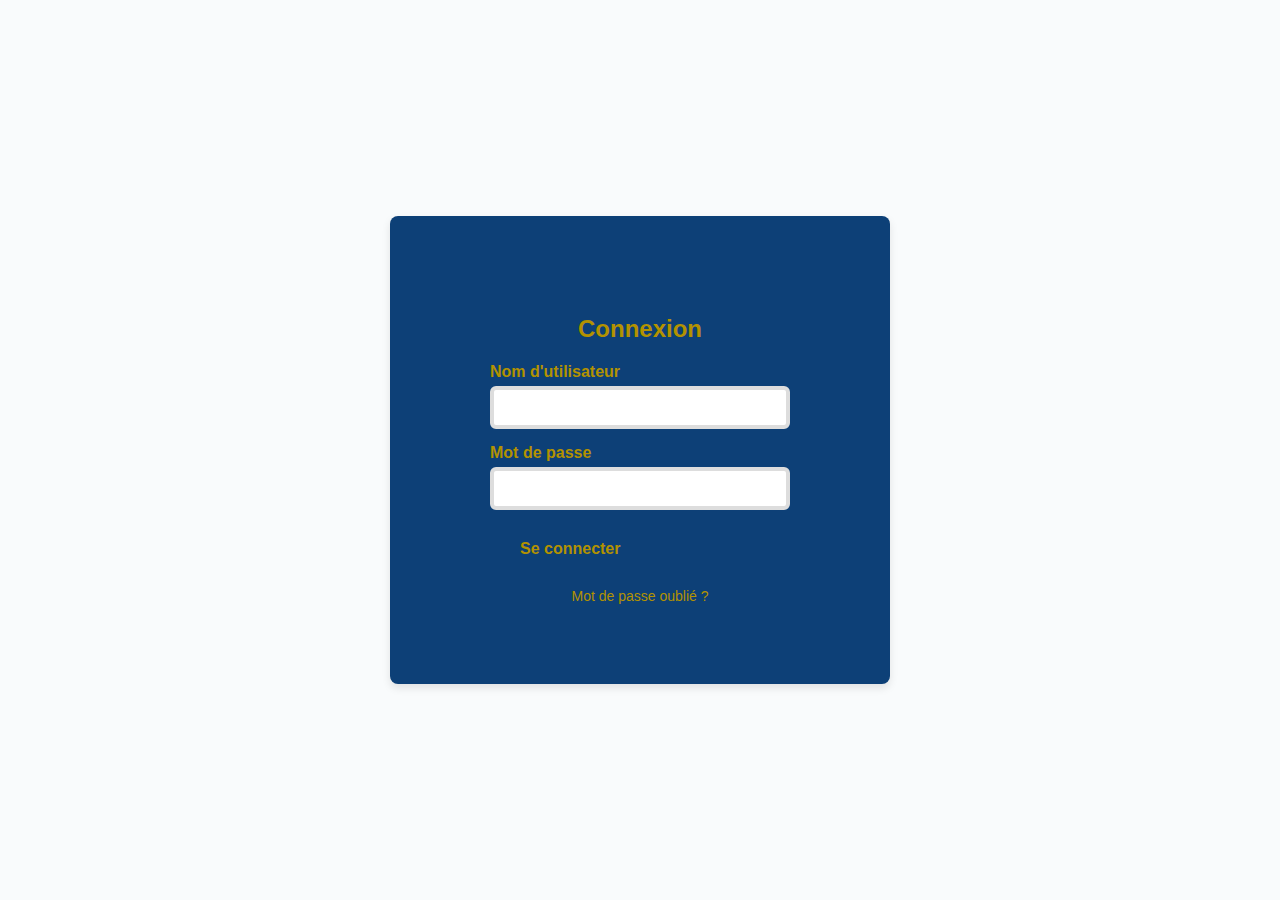
<file: connex.html>
<!DOCTYPE html>
<html lang="fr">
<head>
    <meta charset="UTF-8">
    <meta name="viewport" content="width=device-width, initial-scale=1.0">
    <title>Page de Connexion</title>
    <link rel="stylesheet" href="connex.css">
</head>
<body>
    

    <div class="login-container">
        <form class="login-form" action="#" method="POST">
            <h2>Connexion</h2>
            <div class="input-group">
                <label for="username">Nom d'utilisateur</label>
                <input type="text" id="username" name="username" required>
            </div>
            <div class="input-group">
                <label for="password">Mot de passe</label>
                <input type="password" id="password" name="password" required>
            </div>
           
            <a href="gestion.html" class="btn btn-primary">Se connecter</a>
           
            <div class="forgot-password">
                <a href="#">Mot de passe oublié ?</a>
            </div>
        </form>
    </div>

</body>
</html>
</file>
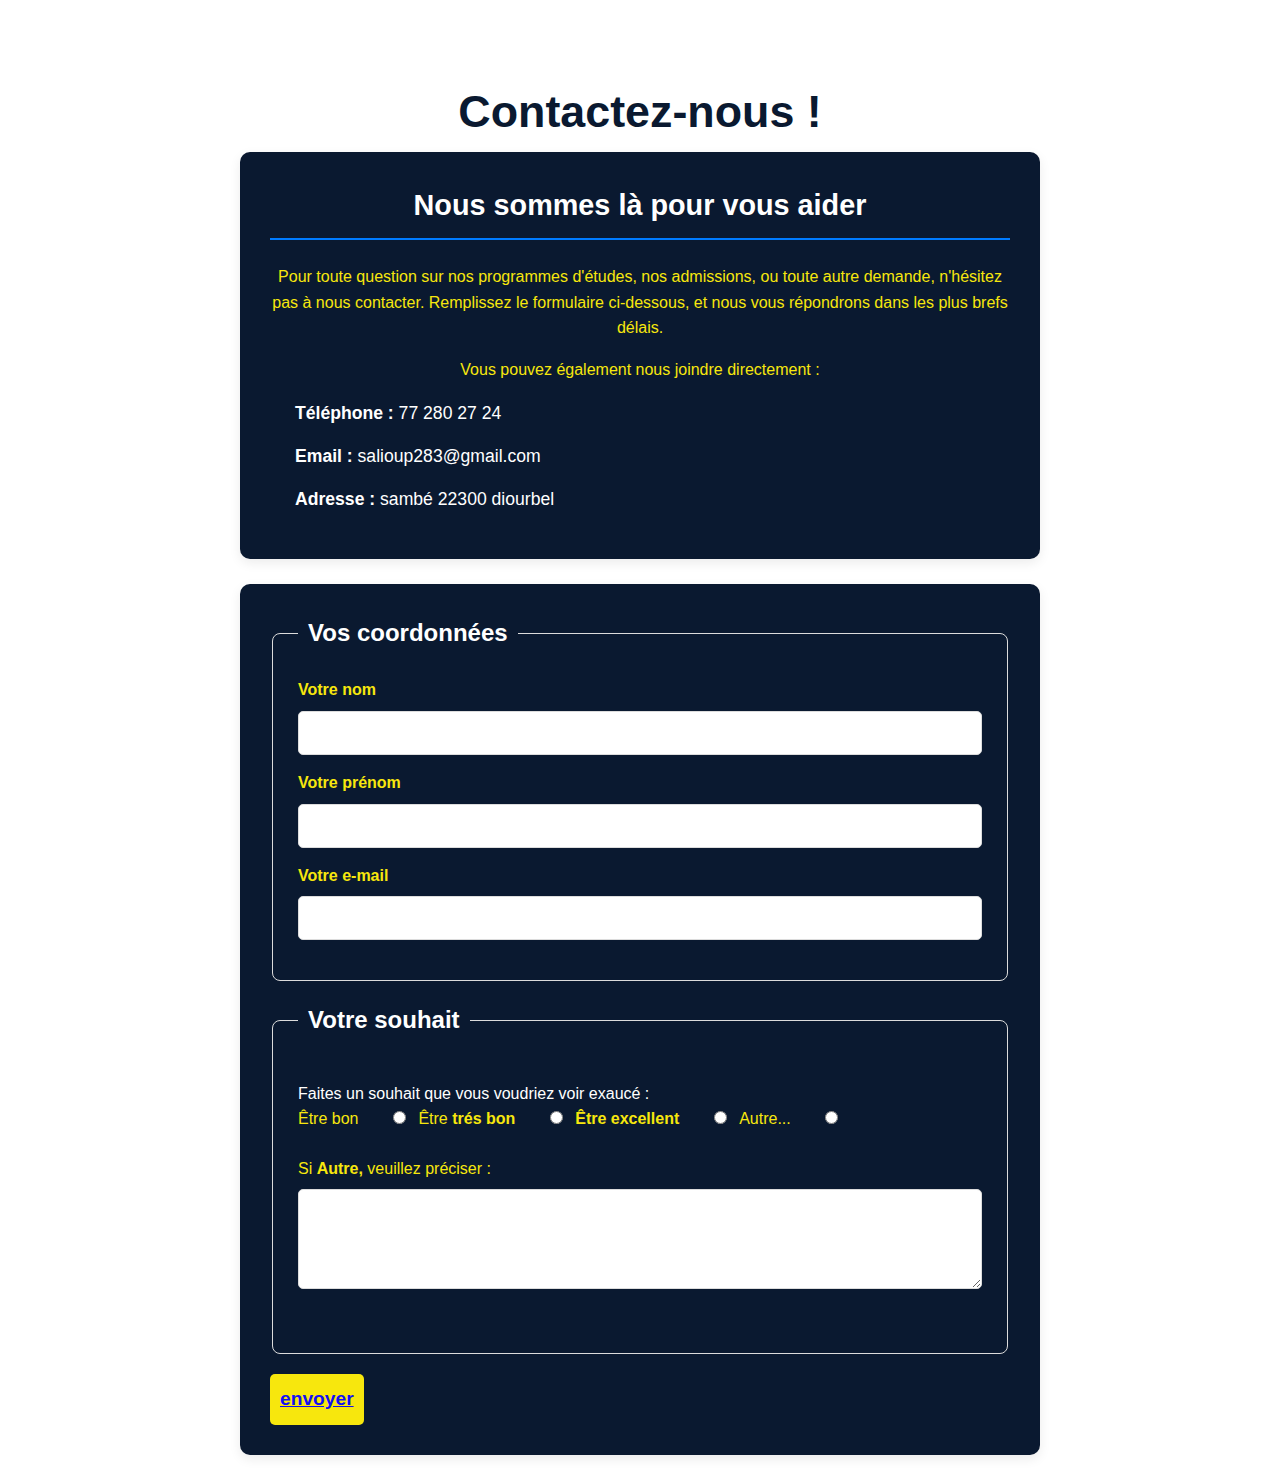
<file: contact.html>
<!DOCTYPE html>
<html>
<head>
   <meta charset="utf-8">
   <meta name="viewport" content="width=device-width, initial-scale=1">
   <link rel="stylesheet" type="text/css" href="contact.css">
   <title>Contact - Scolarité</title>
</head>
<body>
    <header>
        <h1>Contactez-nous !</h1>
        
    </header>

    <main>
        <section class="contact-info">
            <h2>Nous sommes là pour vous aider</h2>
            <p>Pour toute question sur nos programmes d'études, nos admissions, ou toute autre demande, n'hésitez pas à nous contacter. Remplissez le formulaire ci-dessous, et nous vous répondrons dans les plus brefs délais.</p>
            <p>Vous pouvez également nous joindre directement :</p>
            <ul>
                <li><strong>Téléphone :</strong> 77 280 27 24</li>
                <li><strong>Email :</strong> salioup283@gmail.com</li>
                <li><strong>Adresse :</strong> sambé 22300 diourbel</li>
            </ul>
        </section>

        <form method="get" action="">
            <fieldset>
                <legend>Vos coordonnées</legend>
                <label for="nom">Votre nom </label>
                <input type="text" name="nom" id="nom">
                <label for="prenom">Votre prénom </label>
                <input type="text" name="prenom" id="prenom">
                <label for="email">Votre e-mail </label>
                <input type="email" name="email" id="email">
            </fieldset>
            <fieldset>
                <legend>Votre souhait</legend>
                <p>
                    Faites un souhait que vous voudriez voir exaucé :<br>
                    <label for="riche">Être bon</label> <input type="radio" name="souhait" value="riche" id="riche"> 
                    <label for="celebre">Être<strong> trés bon</strong></label> <input type="radio" name="souhait" value="celebre" id="celebre"> 
                    <label for="intelligent"> <strong> Être excellent</strong> </label> <input type="radio" name="souhait" value="intelligent" id="intelligent"> 
                    <label for="autre">Autre...</label> <input type="radio" name="souhait" value="autre" id="autre"> 
                </p>
                <p>
                    <label for="precisions">Si <strong>Autre,</strong> veuillez préciser :</label>
                    <textarea name="precisions" id="precisions" cols="40" rows="4"></textarea>
                </p>
            </fieldset>
              <a href="#" class="btn btn-primary">envoyer</a>
        </form>
    </main>
</body>
</html>
</file>
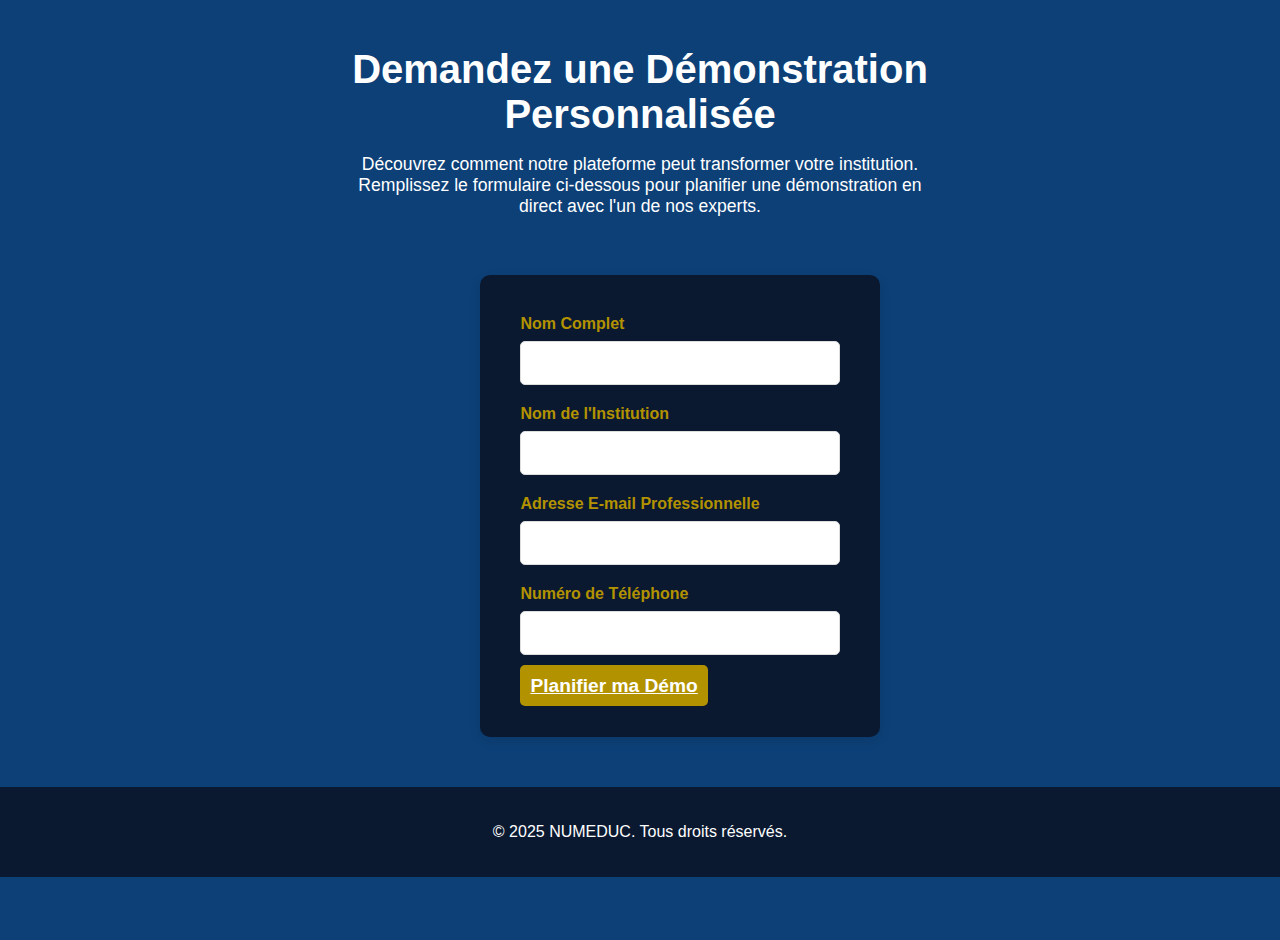
<file: demo.html>
<!DOCTYPE html>
<html lang="fr">
<head>
    <meta charset="UTF-8">
    <meta name="viewport" content="width=device-width, initial-scale=1.0">
    <title>Demander une Démo</title>
    <link rel="stylesheet" href="demo.css">
</head>
<body>

    <header class="demo-header">
        <h1>Demandez une Démonstration Personnalisée</h1>
        <p>Découvrez comment notre plateforme peut transformer votre institution. Remplissez le formulaire ci-dessous pour planifier une démonstration en direct avec l'un de nos experts.</p>
    </header>

    <main>
        <form class="demo-form" action="#" method="POST">
            <div class="form-group">
                <label for="nom">Nom Complet</label>
                <input type="text" id="nom" name="nom" required>
            </div>
            <div class="form-group">
                <label for="institution">Nom de l'Institution</label>
                <input type="text" id="institution" name="institution" required>
            </div>
            <div class="form-group">
                <label for="email">Adresse E-mail Professionnelle</label>
                <input type="email" id="email" name="email" required>
            </div>
            <div class="form-group">
                <label for="telephone">Numéro de Téléphone</label>
                <input type="tel" id="telephone" name="telephone" required>
            </div>
             <a href="venu.html" class="btn btn-primary">Planifier ma Démo</a>
           
        </form>
    </main>

    <footer>
        <p>&copy; 2025 NUMEDUC. Tous droits réservés.</p>
    </footer>

</body>
</html>
</file>
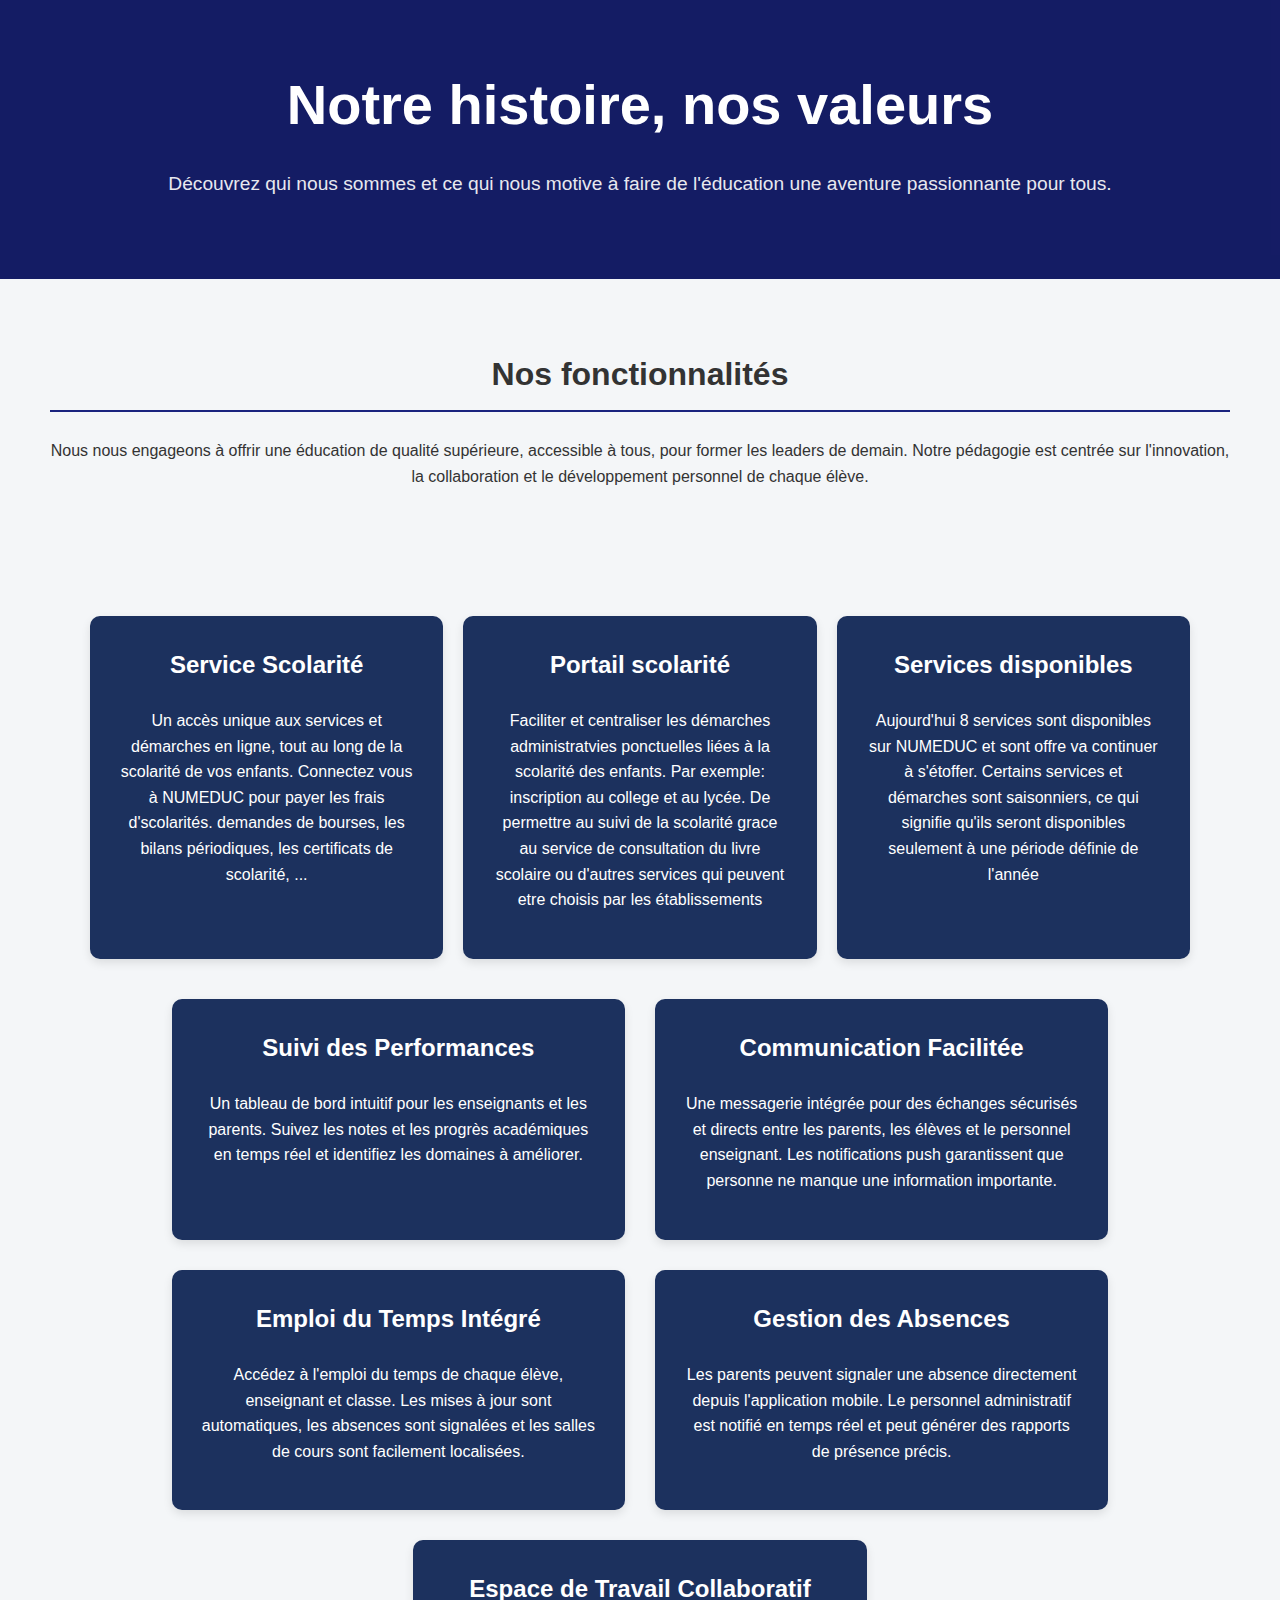
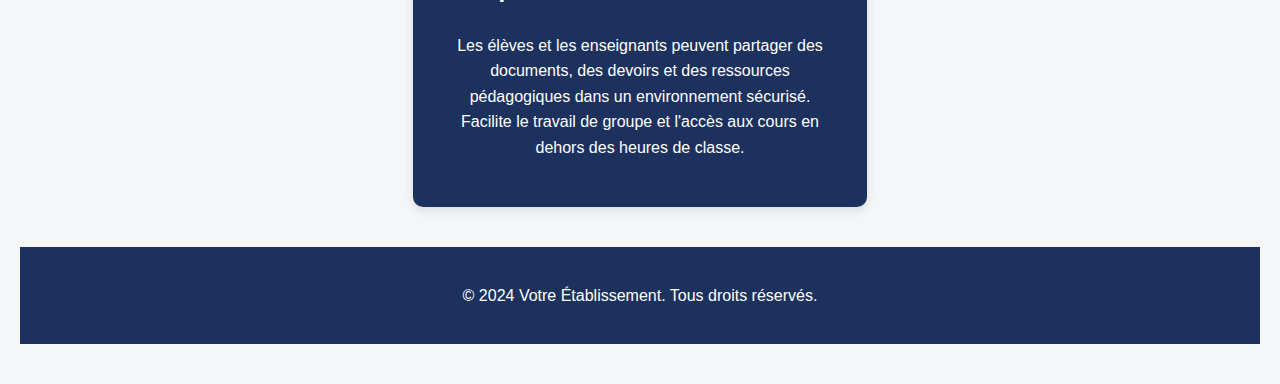
<file: fonction.html>
<!DOCTYPE html>
<html lang="fr">
<head>
    <meta charset="UTF-8">
    <meta name="viewport" content="width=device-width, initial-scale=1.0">
    <title>Qui sommes-nous ?</title>
    <link rel="stylesheet" href="fonction.css">
</head>
<body>

    <header class="hero">
        <div class="hero-content">
            <h1>Notre histoire, nos valeurs</h1>
            <p>Découvrez qui nous sommes et ce qui nous motive à faire de l'éducation une aventure passionnante pour tous.</p>
        </div>
    </header>

    <main>
        <section class="about-us">
            <h2>Nos fonctionnalités</h2>
            <p>Nous nous engageons à offrir une éducation de qualité supérieure, accessible à tous, pour former les leaders de demain. Notre pédagogie est centrée sur l'innovation, la collaboration et le développement personnel de chaque élève.</p>
        </section>
<section id="features" class="features">
        <div class="container">
            
            <div class="feature-grid">
                <div class="feature-card">
                    <i class="fas fa-rocket feature-icon"></i>
                    <h3> Service Scolarité</h3>
                    <p>Un accès unique aux services et démarches en ligne, tout au long de la scolarité de vos enfants. Connectez vous à NUMEDUC pour payer les frais d'scolarités. demandes de bourses, les bilans périodiques, les certificats de scolarité, ... </p>
                </div>
                <div class="feature-card">
                    <i class="fas fa-chart-line feature-icon"></i>
                    <h3>Portail scolarité</h3>
                    <p>Faciliter et centraliser les démarches administratvies ponctuelles liées à la scolarité des enfants. Par exemple: inscription au college et au lycée. De permettre au suivi de la scolarité grace au service de consultation du livre scolaire ou d'autres services qui peuvent etre choisis par les établissements</p>
                </div>
                <div class="feature-card">
                    <i class="fas fa-lightbulb feature-icon"></i>
                    <h3>Services disponibles</h3>
                    <p>Aujourd'hui 8 services sont disponibles sur NUMEDUC et sont offre va continuer à s'étoffer. Certains services et démarches sont saisonniers, ce qui signifie qu'ils seront  disponibles seulement à une période définie de l'année </p>
                </div>
            </div>
        </div>
    </section>
   
        <section class="features-container">
            
            <div class="feature-cards">

                <div class="feature-card">
                    <i class="fas fa-chart-line icon"></i>
                    <h3>Suivi des Performances</h3>
                    <p>Un tableau de bord intuitif pour les enseignants et les parents. Suivez les notes et les progrès académiques en temps réel et identifiez les domaines à améliorer.</p>
                </div>

                <div class="feature-card">
                    <i class="fas fa-comments icon"></i>
                    <h3>Communication Facilitée</h3>
                    <p>Une messagerie intégrée pour des échanges sécurisés et directs entre les parents, les élèves et le personnel enseignant. Les notifications push garantissent que personne ne manque une information importante.</p>
                </div>

                <div class="feature-card">
                    <i class="fas fa-calendar-alt icon"></i>
                    <h3>Emploi du Temps Intégré</h3>
                    <p>Accédez à l'emploi du temps de chaque élève, enseignant et classe. Les mises à jour sont automatiques, les absences sont signalées et les salles de cours sont facilement localisées.</p>
                </div>

                <div class="feature-card">
                    <i class="fas fa-user-slash icon"></i>
                    <h3>Gestion des Absences</h3>
                    <p>Les parents peuvent signaler une absence directement depuis l'application mobile. Le personnel administratif est notifié en temps réel et peut générer des rapports de présence précis.</p>
                </div>

                <div class="feature-card">
                    <i class="fas fa-book-open icon"></i>
                    <h3>Espace de Travail Collaboratif</h3>
                    <p>Les élèves et les enseignants peuvent partager des documents, des devoirs et des ressources pédagogiques dans un environnement sécurisé. Facilite le travail de groupe et l'accès aux cours en dehors des heures de classe.</p>
                </div>

            </div>
        </section>

    
    <footer>
        <p>&copy; 2024 Votre Établissement. Tous droits réservés.</p>
    </footer>
    </main>

    <script src="slideshow.js"></script>
</body>
</html>
</file>
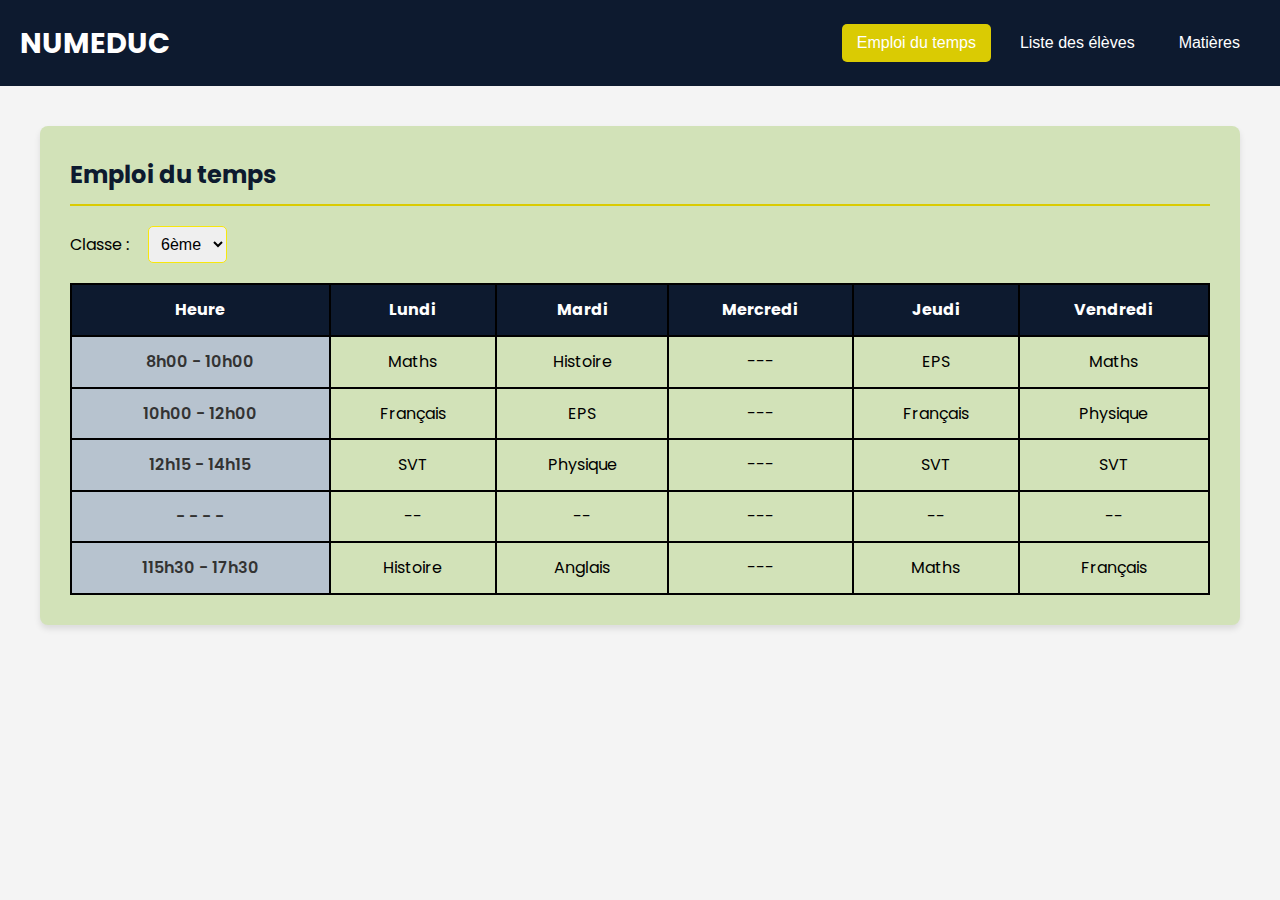
<file: gestion.html>
<!DOCTYPE html>
<html lang="fr">
<head>
    <meta charset="UTF-8">
    <meta name="viewport" content="width=device-width, initial-scale=1.0">
    <title>Gestion du Collège NUMEDUC</title>
    <link rel="stylesheet" href="gestion.css">
    <link rel="stylesheet" href="https://cdnjs.cloudflare.com/ajax/libs/font-awesome/6.0.0-beta3/css/all.min.css">
    <link rel="preconnect" href="https://fonts.googleapis.com">
    <link rel="preconnect" href="https://fonts.gstatic.com" crossorigin>
    <link href="https://fonts.googleapis.com/css2?family=Poppins:wght@400;600;700&display=swap" rel="stylesheet">
</head>
<body>

    <header class="main-header">
        <div class="logo">NUMEDUC</div>
        <nav class="main-nav">
            <button class="nav-btn active" data-section="schedule">Emploi du temps</button>
            <button class="nav-btn" data-section="students">Liste des élèves</button>
            <button class="nav-btn" data-section="subjects">Matières</button>
        </nav>
    </header>

    <main class="content-container">
        
        <section id="schedule" class="page-section active">
            <h2>Emploi du temps</h2>
            <div class="controls">
                <label for="schedule-class-select">Classe :</label>
                <select id="schedule-class-select"></select>
            </div>
            <table id="schedule-table">
                <thead>
                    <tr>
                        <th>Heure</th>
                        <th>Lundi</th>
                        <th>Mardi</th>
                        <th>Mercredi</th>
                        <th>Jeudi</th>
                        <th>Vendredi</th>
                    </tr>
                </thead>
                <tbody></tbody>
            </table>
        </section>

        <section id="students" class="page-section hidden">
            <h2>Liste des élèves</h2>
            <div class="controls">
                <label for="students-level-select">Niveau :</label>
                <select id="students-level-select"></select>
                <label for="students-class-select">Classe :</label>
                <select id="students-class-select"></select>
            </div>
            <ul id="students-list"></ul>
        </section>

        <section id="subjects" class="page-section hidden">
            <h2>Matières</h2>
            <ul id="subjects-list"></ul>
        </section>
        
    </main>
    
    <script src="gestion.js"></script>
</body>
</html>
</file>
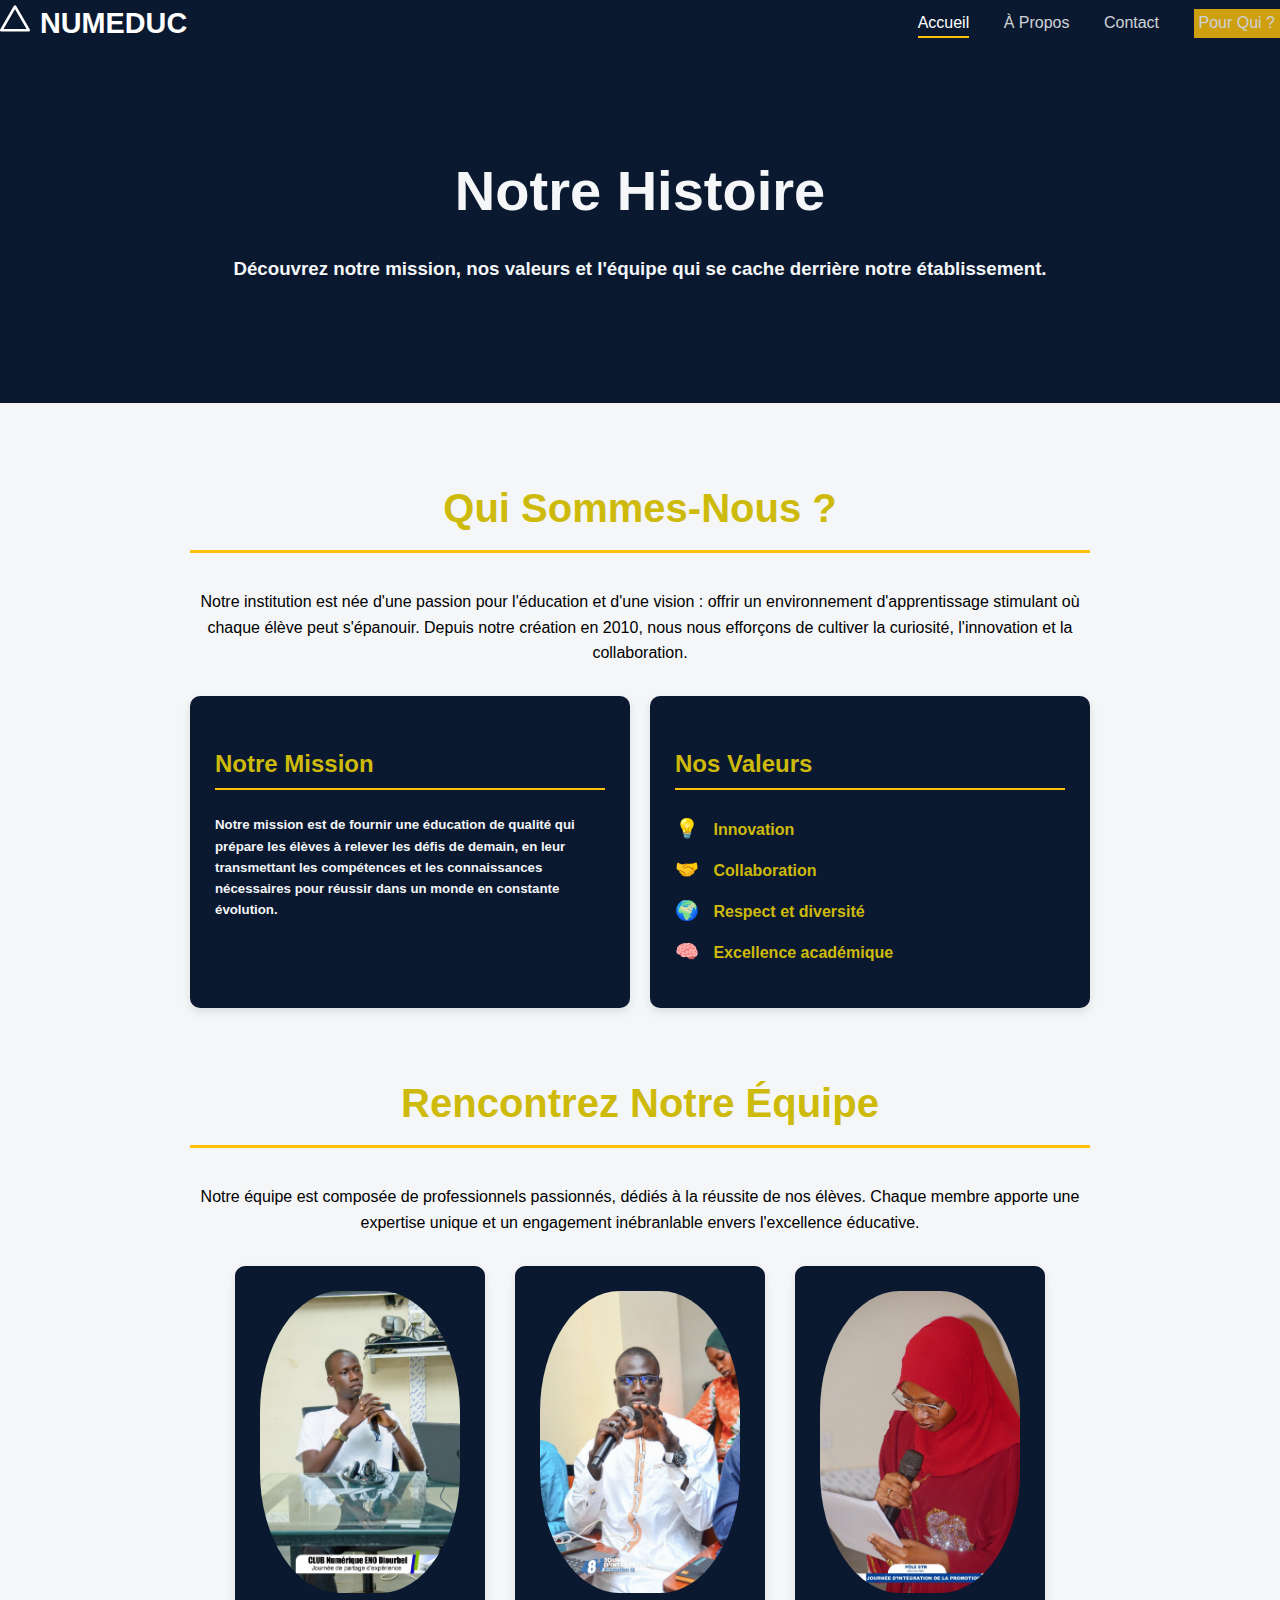
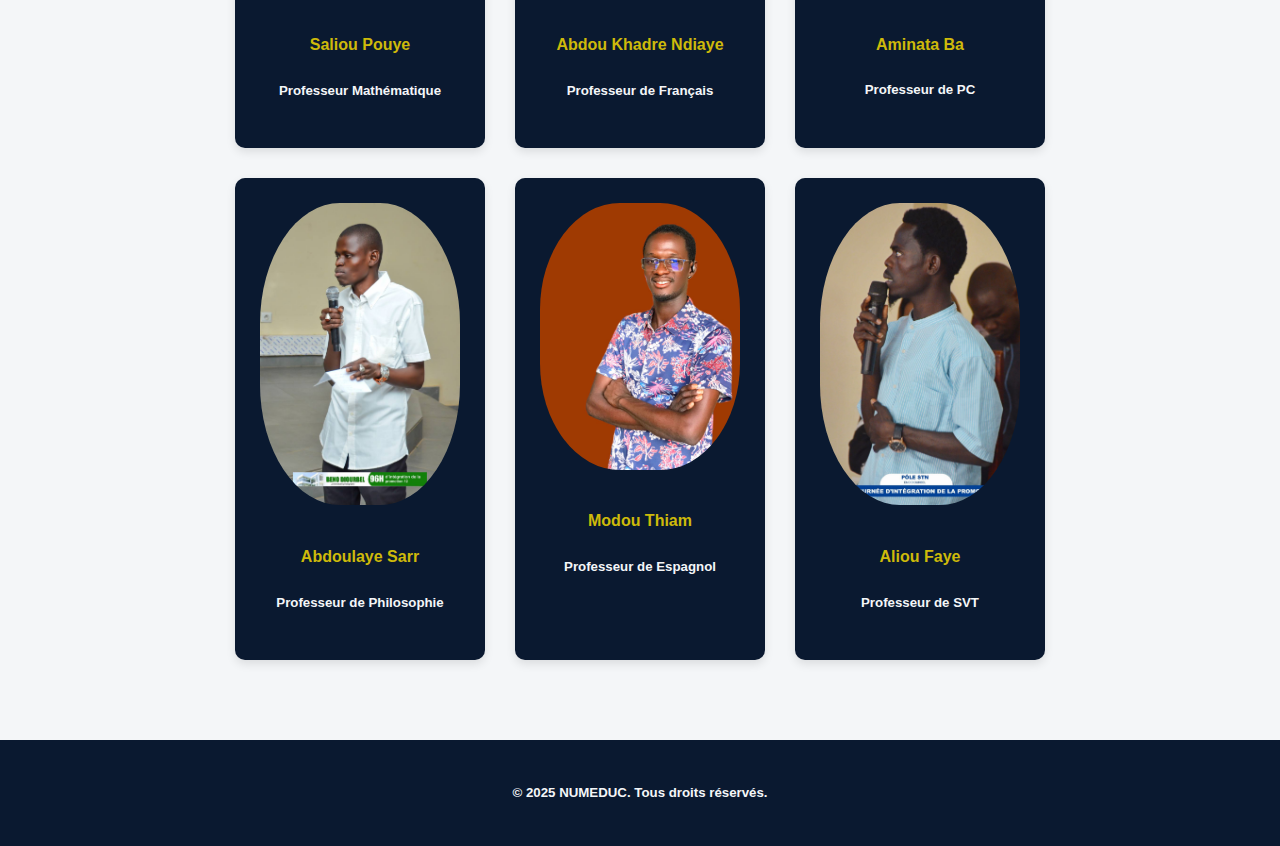
<file: propos.html>
<!DOCTYPE html>
<html lang="fr">
<head>
    <meta charset="UTF-8">
    <meta name="viewport" content="width=device-width, initial-scale=1.0">
    <title>À Propos de Nous</title>
    <link rel="stylesheet" href="propos.css">
</head>
<body>
    <header class="header">
        <div class="logo">
            <span class="logo-icon">
                <svg width="24" height="24" viewBox="0 0 24 24" fill="none" xmlns="http://www.w3.org/2000/svg">
                    <path d="M12 2L1 21H23L12 2Z" stroke="#fff" stroke-width="2" stroke-linecap="round" stroke-linejoin="round"/>
                </svg>
            </span>
            <span class="logo-text">NUMEDUC</span>
        </div>
        <nav class="nav">
            <a href="#" class="nav-link active">Accueil</a>
            <a href="propos.html" class="nav-link">À Propos</a>
            <a href="contact.html" class="nav-link">Contact</a>
            <a href="pourki.html" class="btn btn-primary">Pour Qui ?</a>
        </nav>
    </header>
    <header class="hero-section">
        <div class="hero-content">
            <h1>Notre Histoire</h1>
            <h3>Découvrez notre mission, nos valeurs et l'équipe qui se cache derrière notre établissement.</h3>
        </div>
    </header>

    <main>
        <section class="about-us-container">
            <h2>Qui Sommes-Nous ?</h2>
            <p>Notre institution est née d'une passion pour l'éducation et d'une vision : offrir un environnement
                 d'apprentissage stimulant où chaque élève peut s'épanouir. Depuis notre création en 2010, 
                 nous nous efforçons de cultiver la curiosité, l'innovation et la collaboration.</p>

            <div class="mission-vision">
                <div class="card">
                    <h3>Notre Mission</h3>
                    <h5>Notre mission est de fournir une éducation de qualité qui prépare les élèves à relever 
                        les défis de demain, en leur transmettant les compétences et les connaissances 
                        nécessaires pour réussir dans un monde en constante évolution.</h5>
                </div>
                <div class="card">
                    <h3>Nos Valeurs</h3>
                    <ul>
                        <li><span class="icon">💡</span> Innovation</li>
                        <li><span class="icon">🤝</span> Collaboration</li>
                        <li><span class="icon">🌍</span> Respect et diversité</li>
                        <li><span class="icon">🧠</span> Excellence académique</li>
                    </ul>
                </div>
            </div>

            <h2>Rencontrez Notre Équipe</h2>
            <p>Notre équipe est composée de professionnels passionnés, dédiés à la réussite de nos élèves.
                 Chaque membre apporte une expertise unique et un engagement inébranlable envers 
                 l'excellence éducative.</p>
            
            <div class="team-members">
               <div class="member-card">
                    <img src="zal.jpg.png" alt="Photo de l'enseignant">
                    <h4>Saliou Pouye</h4>
                    <H5>Professeur Mathématique</H5>
                </div>
                <div class="member-card">
                    <img src="ndiaye.jpg.jpg" alt="Photo de l'enseignant">
                    <h4>Abdou Khadre Ndiaye</h4>
                    <H5>Professeur de Français</H5>
                </div>
                <div class="member-card">
                    <img src="ba.jpg.jpg" alt="Photo de l'enseignant">
                    <h4>Aminata Ba</h4>
                    <H5>Professeur de PC</H5>
                </div>
                <div class="member-card">
                    <img src="sarr.jpg.jpg" alt="Photo de l'enseignant">
                    <h4>Abdoulaye Sarr</h4>
                    <H5>Professeur de Philosophie</H5>
                </div>
                <div class="member-card">
                    <img src="modou.jpg.jpg" alt="Photo de l'enseignant">
                    <h4>Modou Thiam</h4>
                    <H5>Professeur de Espagnol</H5>
                </div>
                <div class="member-card">
                    <img src="aliou.jpg.jpg" alt="Photo de l'enseignant">
                    <h4>Aliou Faye</h4>
                    <H5>Professeur de SVT</H5>
                </div>
                </div>
        </section>
    </main>
    
    <footer>
        <h5>&copy; 2025 NUMEDUC. Tous droits réservés.</h5>
    </footer>

</body>
</html>
</file>
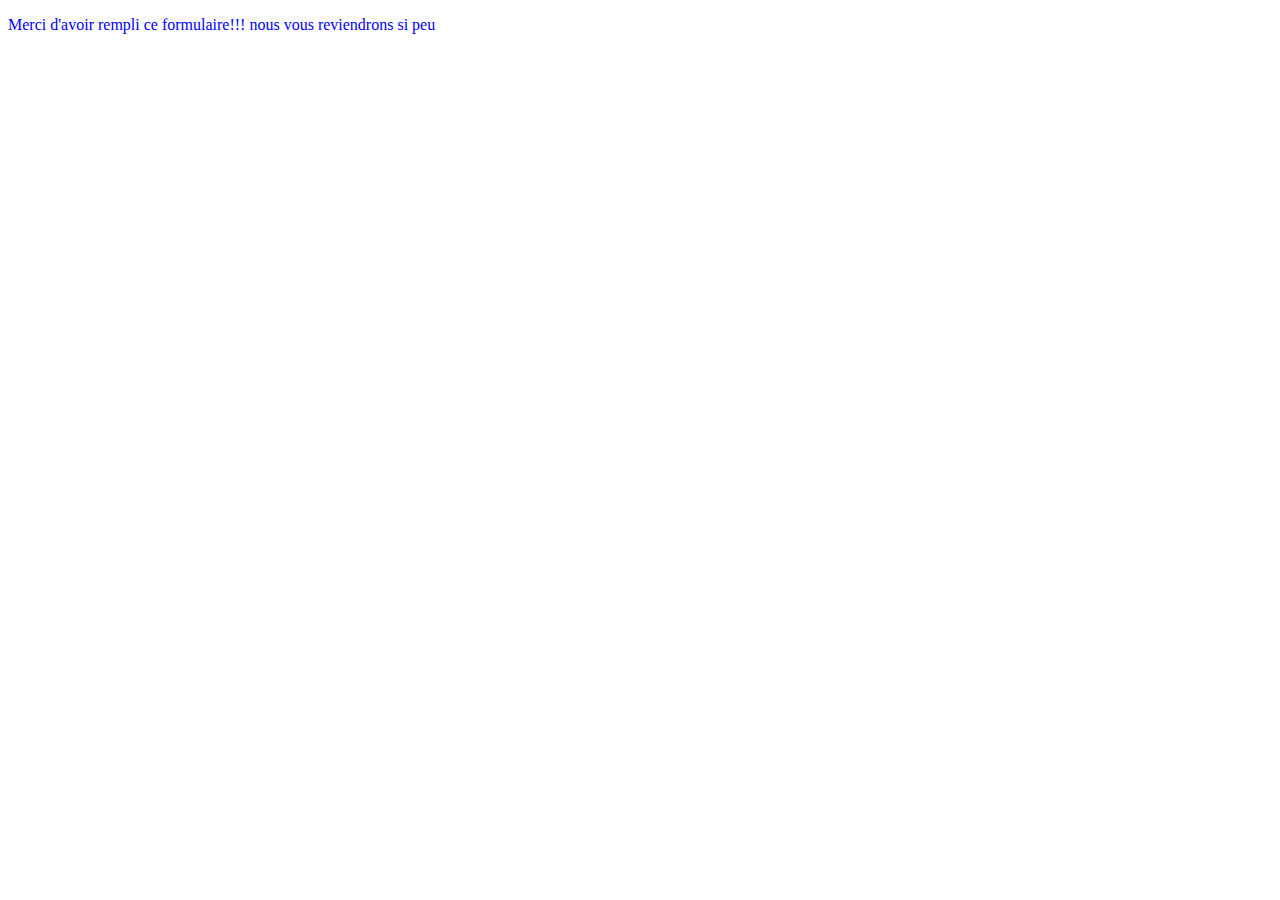
<file: venu.html>
<!DOCTYPE html>
<html lang="en">
<head>
    <meta charset="UTF-8">
    <meta name="viewport" content="width=device-width, initial-scale=1.0">
    <title>Document</title>
    <link rel="stylesheet" href="venu.css">
</head>
<body>
    <p>Merci d'avoir rempli ce formulaire!!! nous vous reviendrons si peu</p>
</body>
</html>
</file>
<file: connex.css>
body {
    font-family: Arial, sans-serif;
    background-color: #f9fbfc;
    display: flex;
    justify-content: center;
    align-items: center;
    height: 100vh;
    margin: 0;
}

.login-container {
    background-color: #0d4077;
    padding: 80px 100px;
    border-radius: 8px;
    box-shadow: 0 4px 8px rgba(0, 0, 0, 0.1);
    width: 300px;
    max-width: 100%;
}

.login-form h2 {
    text-align: center;
    margin-bottom: 20px;
    color: #b39200;
}

.input-group {
    margin-bottom: 15px;
}

.input-group label {
    display: block;
    margin-bottom: 5px;
    color: #b39200;
    font-weight: bold;
}

.input-group input {
    width: 100%;
    padding: 10px;
    border: 4px solid #ddd;
    border-radius: 6px;
    box-sizing: border-box; 
}

.btn {
    display: inline-block;
    padding: 15px 30px;
    border-radius: 8px;
    text-decoration: none;
    font-weight: 600;
    transition: transform 0.2s ease, background-color 0.2s ease;
}

.btn-primary {
    background-color: var(--yellow);
    color:#b39200;
}

.forgot-password {
    text-align: center;
    margin-top: 15px;
    font-size: 14px;
}

.forgot-password a {
    color: #b39200;
    text-decoration: none;
}

.forgot-password a:hover {
    text-decoration: underline;
}
</file>
<file: contact.css>
:root {
    
    --secondary-color: #f0f2f5; 
    --background-light: #0A1930; 
    --text-color: #fff; 
    --text-secondary: #f7e70d; 
    --border-color: #dcdcdc; 
    --accent-blue: #007bff; 
}

body {
    font-family: 'Segoe UI', Tahoma, Geneva, Verdana, sans-serif;
    background-color: var(--primary-color);
    margin: 0;
    padding: 20px;
    line-height: 1.6;
    color: var(--text-color);
    display: flex;
    justify-content: center;
    align-items: center;
    flex-direction: column;
}

main {
    max-width: 800px;
    width: 100%;
    margin: 0 auto;
}

header h1 {
    text-align: center;
    color: #0A1930;
    font-size: 2.8em;
    margin-bottom: 5px;
}

.contact-info {
    background-color: var(--background-light);
    padding: 30px;
    border-radius: 10px;
    box-shadow: 0 4px 12px rgba(0, 0, 0, 0.08);
    margin-bottom: 25px;
}

.contact-info h2 {
    color: var(--primary-color);
    font-size: 1.8em;
    margin-top: 0;
    border-bottom: 2px solid var(--accent-blue);
    padding-bottom: 10px;
    text-align: center;
}

.contact-info p {
    color: var(--text-secondary);
    text-align: center;
}

.contact-info ul {
    list-style-type: none;
    padding: 0;
}

.contact-info ul li {
    font-size: 1.1em;
    margin-bottom: 15px;
    padding-left: 25px;
    position: relative;
}

.contact-info ul li strong {
    color: var(--primary-color);
}


form {
    background-color: var(--background-light);
    padding: 30px;
    border-radius: 10px;
    box-shadow: 0 4px 12px rgba(0, 0, 0, 0.08);
}

fieldset {
    border: 1px solid var(--border-color);
    border-radius: 8px;
    padding: 25px;
    margin-bottom: 20px;
}

legend {
    font-size: 1.5em;
    font-weight: bold;
    color: var(--primary-color);
    padding: 0 10px;
}

label {
    display: block;
    margin-bottom: 8px;
    color: var(--text-secondary);
    font-weight: 600;
}

input[type="text"],
input[type="email"],
textarea {
    width: 100%;
    padding: 12px;
    margin-bottom: 15px;
    border: 1px solid var(--border-color);
    border-radius: 5px;
    box-sizing: border-box;
    font-size: 1em;
    transition: border-color 0.3s ease;
}

input[type="text"]:focus,
input[type="email"]:focus,
textarea:focus {
    outline: none;
    border-color: var(--accent-blue);
    box-shadow: 0 0 5px rgba(0, 123, 255, 0.5);
}

input[type="radio"] {
    margin-right: 8px;
}

p label {
    display: inline-block;
    margin-right: 25px;
    font-weight: normal;
}

textarea {
    resize: vertical;
    min-height: 100px;
}

.btn-primary {
    display: block;
    width: 10%;
    padding: 10px;
    background-color: #f7e70d;
    color: rgb(19, 15, 245);
    font-size: 1.2em;
    font-weight: bold;
    border: none;
    border-radius: 5px;
  
    transition: background-color 0.3s ease;
}
</file>
<file: demo.css>
:root {
    --primary-color: #0A1930; /* Bleu foncé */
    --accent-color: #007bff; /* Bleu d'accent */
    --bg-light: #f4f6f8;
    --bg-white: #0A1930;
    --text-color: #fff;
    --border-color: #ddd;
}

body {
    font-family: 'Segoe UI', Tahoma, Geneva, Verdana, sans-serif;
    background-color: #0d4077;
    color: var(--text-color);
    margin: 0;
    padding: 20px;
    display: flex;
    flex-direction: column;
    align-items: center;
    min-height: 100vh;
}

.demo-header {
    text-align: center;
    max-width: 600px;
    margin-bottom: 40px;
}

.demo-header h1 {
    color: #fff;
    font-size: 2.5em;
    margin-bottom: 10px;
}

.demo-header p {
    font-size: 1.1em;
    color: #fff;
}

.demo-form {
    background-color: #0A1930;
    padding: 40px;
    border-radius: 10px;
    box-shadow: 0 4px 12px rgba(0, 0, 0, 0.1);
    width: 100%;
    max-width: 500px;
}

.form-group {
    margin-bottom: 20px;
}

.form-group label {
    display: block;
    margin-bottom: 8px;
    font-weight: bold;
    color: #b39200;
}

.form-group input {
    width: 100%;
    padding: 12px;
    border: 1px solid var(--border-color);
    border-radius: 5px;
    box-sizing: border-box;
    font-size: 1em;
}

.btn-primary {
    width: 100%;
    padding: 10px;
    background-color: #b39200;
    color: white;
    border-radius: 5px;
    font-size: 1.2em;
    font-weight: bold;
    transition: background-color 0.3s ease;
}

button:hover {
    background-color: #b39200;
}

footer {
    text-align: center;
    padding: 20px;
    background-color: var(--primary-color);
    color: #fff;
    width: 100%;
    margin-top: 50px;
}
</file>
<file: fonction.css>
.hero {
    background-color: var(--primary-color);
    color: #fff;
    text-align: center;
    padding: 60px 20px;
    position: relative;
    overflow: hidden;
}

.hero::after {
    content: '';
    position: absolute;
    top: 0;
    left: 0;
    width: 100%;
    height: 100%;
    background: rgba(0, 0, 0, 0.2);
    z-index: 1;
}

.hero-content {
    position: relative;
    z-index: 2;
}

.hero h1 {
    font-size: 3em;
    margin-bottom: 10px;
}

.hero p {
    font-size: 1.2em;
    font-weight: 300;
}

main {
    padding: 40px 20px;
    max-width: 1100px;
    margin: 0 auto;
    text-align: center;
}

.about-us {
    background-color: var(--card-bg-color);
    padding: 30px;
    border-radius: 8px;
    box-shadow: var(--shadow);
    margin-bottom: 40px;
}

.about-us h2 {
    color: var(--header-color);
    font-size: 2em;
    margin-top: 0;
    border-bottom: 2px solid var(--primary-color);
    padding-bottom: 10px;
}


.features {
    padding: 40px 0;
}

.features .container {
    max-width: 1100px;
    margin: 0 auto;
}

.features h1 {
    text-align: center;
    color: var(--header-color);
    font-size: 2.5em;
    margin-bottom: 40px;
}

.feature-grid {
    display: grid;
    grid-template-columns: repeat(auto-fit, minmax(300px, 1fr));
    gap: 20px;
}

.feature-card {
    padding: 80px 0;
    background-color: var(--primary-blue);
    padding: 30px;
    border-radius: 8px;
    box-shadow: var(--shadow);
    text-align: center;
    transition: transform 0.3s ease, box-shadow 0.3s ease;
}

.feature-card:hover {
    transform: translateY(-10px);
    box-shadow: 0 8px 16px rgba(0, 0, 0, 0.2);
}

.feature-icon {
    font-size: 3em;
    color: var(--primary-color);
    margin-bottom: 15px;
}

.feature-card h3 {
    color: var(--header-color);
    font-size: 1.5em;
    margin-top: 0;
}

.feature-card p {
    color: #fff;
}
:root {
    --primary-color: #1a237e;
    --secondary-color: #283593;
    --accent-color: #00bcd4;
    --text-color: #333;
    --bg-light: #f4f6f8;
    --bg-white: #1C315E;
}

body {
    font-family: 'Segoe UI', Tahoma, Geneva, Verdana, sans-serif;
    margin: 0;
    padding: 0;
    line-height: 1.6;
    color: var(--text-color);
    background-color: var(--bg-light);
}

.hero-section {
    background-color: var(--secondary-color);
    color: var(--bg-white);
    text-align: center;
    padding: 100px 20px;
}

.hero-content h1 {
    font-size: 3.5em;
    margin: 0;
}

.hero-content p {
    font-size: 1.2em;
    opacity: 0.9;
}

main {
    padding: 40px 20px;
    max-width: 2200px;
    margin: 0 auto;
}

.feature-cards {
    display: flex;
    flex-wrap: wrap;
    justify-content: center;
    gap: 30px;
}

.feature-card {
    background-color: var(--bg-white);
    padding: 30px;
    border-radius: 10px;
    box-shadow: 0 4px 10px rgba(0, 0, 0, 0.1);
    flex-basis: calc(33.33% - 20px);
    text-align: center;
    transition: transform 0.3s ease;
}

.feature-card:hover {
    transform: translateY(-10px);
}

.feature-card .icon {
    font-size: 3.5em;
    color: var(--accent-color);
    margin-bottom: 15px;
}

.feature-card h3 {
    color: #fff;
    font-size: 1.5em;
    margin-top: 0;
}
footer {
    text-align: center;
    padding: 20px;
    background-color: #1C315E;
    color: #fff;
    margin-top: 40px;
}
</file>
<file: gestion.css>
:root {
    --primary-color: #0d1a2f;
    --secondary-color: #f4f4f4;
    --accent-color: #dacb03;
    --text-light: #fff;
    --text-dark: #333;
}

body {
    font-family: 'Poppins', sans-serif;
    background-color: var(--secondary-color);
    margin: 0;
    line-height: 1.6;
}

.main-header {
    background: var(--primary-color);
    color: var(--text-light);
    padding: 20px;
    display: flex;
    justify-content: space-between;
    align-items: center;
}

.logo {
    font-size: 1.8rem;
    font-weight: 700;
}

.main-nav .nav-btn {
    background: none;
    border: none;
    color: var(--text-light);
    font-size: 1rem;
    padding: 10px 15px;
    margin: 0 5px;
    cursor: pointer;
    border-radius: 5px;
    transition: background-color 0.3s ease;
}

.main-nav .nav-btn:hover {
    background-color: rgba(255, 255, 255, 0.1);
}

.main-nav .nav-btn.active {
    background-color: var(--accent-color);
}

.content-container {
    padding: 40px 20px;
    max-width: 1200px;
    margin: auto;
}

.page-section {
    background-color: #d2e2b8;
    padding: 30px;
    border-radius: 8px;
    box-shadow: 0 4px 6px rgba(0, 0, 0, 0.1);
}

.page-section.hidden {
    display: none;
}

h2 {
    color: var(--primary-color);
    margin-top: 0;
    margin-bottom: 20px;
    border-bottom: 2px solid var(--accent-color);
    padding-bottom: 10px;
}

.controls {
    margin-bottom: 20px;
}

.controls label, .controls select {
    margin-right: 15px;
    font-size: 1rem;
}

select {
    padding: 8px;
    border: 1px solid #f7e70d;
    border-radius: 5px;
}

#schedule-table {
    width: 100%;
    border-collapse: collapse;
    margin-top: 20px;
}

#schedule-table th, #schedule-table td {
    border: 2px solid #000000;
    padding: 12px;
    text-align: center;
}

#schedule-table th {
    background-color: var(--primary-color);
    color: var(--text-light);
}

#schedule-table td:first-child {
    font-weight: 600;
    background-color: #b7c3cf;
    color: var(--text-dark);
}


#students-list, #subjects-list {
    list-style: none;
    padding: 0;
    display: grid;
    gap: 10px;
}

#students-list li, #subjects-list li {
    background-color: #f8f9fa;
    padding: 15px;
    border-left: 5px solid var(--accent-color);
    border-radius: 5px;
}


@media (max-width: 768px) {
    .main-header {
        flex-direction: column;
        text-align: center;
    }
    .main-nav {
        margin-top: 15px;
    }
    .main-nav .nav-btn {
        display: block;
        margin: 10px 0;
    }
    .controls {
        display: flex;
        flex-direction: column;
        gap: 10px;
    }
    #schedule-table, #schedule-table tbody, #schedule-table tr, #schedule-table td {
        display: block;
        width: 100%;
    }
    #schedule-table thead {
        display: none;
    }
    #schedule-table tr {
        margin-bottom: 15px;
        border: 1px solid #ddd;
    }
    #schedule-table td {
        border: none;
        border-bottom: 1px solid #eee;
        text-align: left;
        padding-left: 20px;
        position: relative;
    }
    #schedule-table td:before {
        content: attr(data-label);
        position: absolute;
        left: 0;
        width: 40%;
        padding-left: 10px;
        font-weight: bold;
        color: var(--primary-color);
    }
}
</file>
<file: propos.css>
:root {
    --secondary-color: #0A1930; 
    --accent-color: #FFC107; 
    --text-color: #fff;
    --bg-light: #f4f6f8;
    --bg-white: #0A1930;
    --yellow:var(--accent-color)
}

    .header {
    display: flex;
    justify-content: space-between;
    align-items: center;
   background-color: #0A1930;
    }

.btn-primary{
   border-bottom: 2px solid var(--yellow);
   background: #FFC107;
   padding: 5px;

}

.logo {
    display: flex;
    align-items: center;
    gap: 10px;
}

.logo-icon svg {
    width: 30px;
    height: 30px;
}

.logo-text {
    font-size: 1.8rem;
    font-weight: 700;
}

.nav a {
    color: var(--text-white);
    text-decoration: none;
    font-weight: 500;
    margin-left: 30px;
    opacity: 0.8;
    transition: opacity 0.3s ease;
}

.nav a:hover, .nav-link.active {
    opacity: 1;
    border-bottom: 2px solid var(--yellow);
    padding-bottom: 5px;
}


body {
    font-family: 'Segoe UI', Tahoma, Geneva, Verdana, sans-serif;
    margin: 0;
    padding: 0;
    line-height: 1.6;
    color: var(--text-color);
    background-color: var(--bg-light);
}

.hero-section {
    background-color: var(--secondary-color);
    color: var(--bg-white);
    text-align: center;
    padding: 100px 20px;
}

.hero-content h1 {
    font-size: 3.5em;
    margin: 0;
}

.hero-content p {
    font-size: 1.2em;
    opacity: 0.9;
}

main {
    padding: 40px 20px;
    max-width: 900px;
    margin: 0 auto;
}

.about-us-container h2 {
    text-align: center;
    color: #ceba0a;
    font-size: 2.5em;
    margin-bottom: 20px;
    border-bottom: 3px solid var(--accent-color);
    padding-bottom: 10px;
    display: inline-block;
    width: 100%;
}

.about-us-container p {
    text-align: center;
    margin-bottom: 20px;
    
}

.mission-vision {
    display: flex;
    justify-content: space-between;
    gap: 20px;
    flex-wrap: wrap;
    margin: 30px 0;
    color: #ceba0a;
}

.card {
    background-color: var(--bg-white);
    padding: 25px;
    border-radius: 10px;
    box-shadow: 0 4px 10px rgba(0, 0, 0, 0.1);
    flex: 1;
    min-width: 280px;
}

.card h3 {
    color: var(--primary-color);
    font-size: 1.5em;
    border-bottom: 2px solid var(--accent-color);
    padding-bottom: 5px;
}

.card ul {
    list-style-type: none;
    padding: 0;
}

.card ul li {
    margin-bottom: 10px;
    font-weight: bold;
}

.icon {
    margin-right: 10px;
    font-size: 1.2em;
}

.team-members {
    display: flex;
    flex-wrap: wrap;
    justify-content: center;
    gap: 30px;
    margin-top: 30px;
}

.member-card {
    background-color: var(--bg-white);
    padding: 25px;
    border-radius: 10px;
    box-shadow: 0 4px 10px rgba(0, 0, 0, 0.1);
    text-align: center;
    width: 200px;
}

.member-card img {
    width: 100%;
    height: auto;
    border-radius: 40%;
    margin-bottom: 10px;
}

footer {
    text-align: center;
    padding: 20px;
    background-color: #0A1930;;
    --secondary-color: #0A1930;
    color: var(--bg-white);
    margin-top: 40px;
}
 h1, h3, h5{
    color: #f4f6f8;
}
p  {
    color: #000;
}
h4 {
    color: #ceba0a;
}
</file>
<file: venu.css>
p{
    color: blue;
}
</file>
